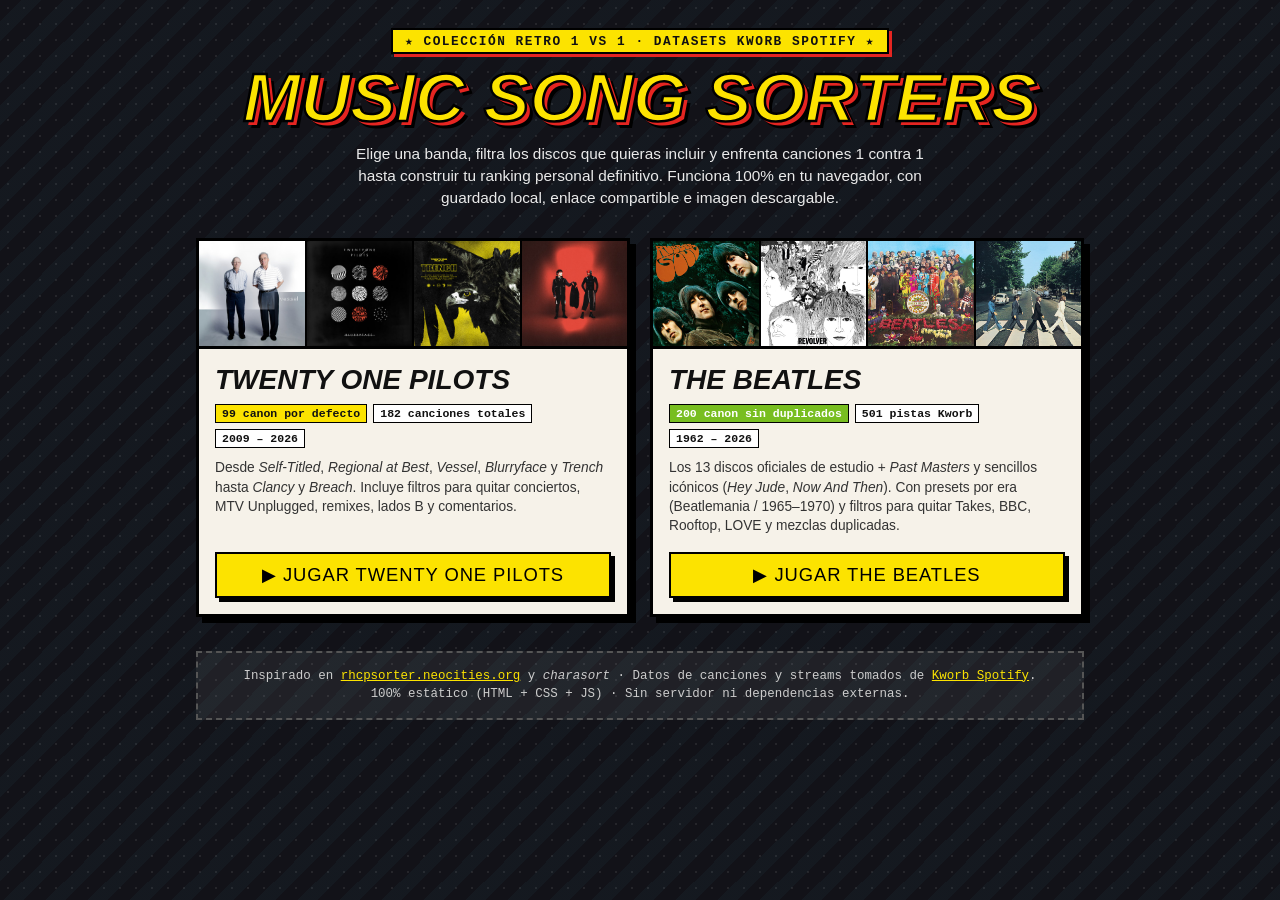
<file: index.html>
<!DOCTYPE html>
<html lang="es">
<head>
  <meta charset="utf-8">
  <meta name="viewport" content="width=device-width, initial-scale=1.0">
  <title>RETRO SONG SORTERS — DUELOS 1 VS 1</title>
  <meta name="description" content="Colección de Song Sorters estilo retro para enfrentar canciones 1 vs 1 y armar tu ranking personal.">
  <style>
    *, *::before, *::after { box-sizing: border-box; }
    :root {
      --bg: #121218;
      --paper: #f6f2e9;
      --ink: #111111;
      --yellow: #fce300;
      --red: #e52521;
      --green: #78be20;
      --cyan: #58c9dc;
      --font-display: 'Impact', 'Arial Black', 'Franklin Gothic Heavy', sans-serif;
      --font-body: 'Trebuchet MS', 'Verdana', 'Tahoma', sans-serif;
      --font-mono: 'Courier New', 'Lucida Console', monospace;
    }
    html, body { margin: 0; padding: 0; min-height: 100vh; }
    body {
      background-color: var(--bg);
      background-image:
        radial-gradient(rgba(255, 255, 255, 0.08) 1px, transparent 1px),
        repeating-linear-gradient(
          -45deg,
          rgba(88, 201, 220, 0.04) 0px,
          rgba(88, 201, 220, 0.04) 14px,
          transparent 14px,
          transparent 30px
        );
      background-size: 16px 16px, 42px 42px;
      color: var(--ink);
      font-family: var(--font-body);
    }
    .wrapper {
      max-width: 920px;
      margin: 0 auto;
      padding: 28px 16px 56px;
      text-align: center;
    }
    .badge {
      display: inline-block;
      background: var(--yellow);
      color: var(--ink);
      border: 2px solid #000;
      box-shadow: 3px 3px 0 var(--red);
      font-family: var(--font-mono);
      font-size: 0.8rem;
      font-weight: bold;
      letter-spacing: 0.12em;
      padding: 3px 12px;
      margin-bottom: 10px;
    }
    h1 {
      margin: 0;
      font-family: var(--font-display);
      font-style: italic;
      font-size: clamp(2.4rem, 7vw, 4.3rem);
      line-height: 1;
      color: var(--yellow);
      -webkit-text-stroke: 2.5px #000;
      text-shadow: 4px 4px 0 var(--red), 7px 7px 0 #000;
    }
    .subtitle {
      margin: 10px auto 28px;
      max-width: 600px;
      color: #eaeaea;
      font-size: 0.96rem;
      line-height: 1.45;
    }
    .grid {
      display: grid;
      grid-template-columns: repeat(auto-fit, minmax(290px, 1fr));
      gap: 20px;
      text-align: left;
    }
    .band-card {
      background: var(--paper);
      border: 3px solid #000;
      box-shadow: 6px 6px 0 #000;
      display: flex;
      flex-direction: column;
      overflow: hidden;
      transition: transform 100ms ease, box-shadow 100ms ease;
    }
    .band-card:hover {
      transform: translate(-3px, -3px);
      box-shadow: 9px 9px 0 var(--yellow);
    }
    .band-card.top:hover { box-shadow: 9px 9px 0 var(--red); }
    .band-card.beatles:hover { box-shadow: 9px 9px 0 var(--green); }

    .cover-strip {
      display: grid;
      grid-template-columns: repeat(4, 1fr);
      border-bottom: 3px solid #000;
      background: #000;
      gap: 2px;
    }
    .cover-strip img {
      width: 100%;
      aspect-ratio: 1 / 1;
      object-fit: cover;
      display: block;
    }
    .card-body {
      padding: 16px;
      display: flex;
      flex-direction: column;
      flex: 1;
      gap: 10px;
    }
    .band-name {
      margin: 0;
      font-family: var(--font-display);
      font-style: italic;
      font-size: 1.75rem;
      line-height: 1.05;
      color: var(--ink);
    }
    .meta-tags {
      display: flex;
      flex-wrap: wrap;
      gap: 6px;
      font-family: var(--font-mono);
      font-size: 0.72rem;
      font-weight: bold;
    }
    .tag {
      background: #ffffff;
      border: 1.5px solid #000;
      padding: 2px 6px;
    }
    .tag.accent-top { background: var(--yellow); }
    .tag.accent-beatles { background: var(--green); color: #fff; }
    .desc {
      margin: 0;
      font-size: 0.86rem;
      color: #333;
      line-height: 1.4;
      flex: 1;
    }
    .play-btn {
      display: block;
      text-align: center;
      text-decoration: none;
      background: var(--yellow);
      color: #000;
      border: 2px solid #000;
      box-shadow: 4px 4px 0 #000;
      font-family: var(--font-display);
      font-size: 1.15rem;
      letter-spacing: 0.05em;
      padding: 10px 14px;
      margin-top: 6px;
      transition: transform 80ms ease, background-color 100ms ease;
    }
    .band-card.top .play-btn:hover { background: var(--red); color: #fff; }
    .band-card.beatles .play-btn:hover { background: var(--green); color: #fff; }
    .play-btn:active { transform: translate(2px, 2px); box-shadow: 2px 2px 0 #000; }

    footer {
      margin-top: 34px;
      padding: 14px 18px;
      background: rgba(255, 255, 255, 0.06);
      border: 2px dashed #555;
      color: #cccccc;
      font-family: var(--font-mono);
      font-size: 0.78rem;
      line-height: 1.5;
    }
    footer a { color: var(--yellow); }
  </style>
</head>
<body>
  <div class="wrapper">
    <div class="badge">★ COLECCIÓN RETRO 1 VS 1 · DATASETS KWORB SPOTIFY ★</div>
    <h1>MUSIC SONG SORTERS</h1>
    <p class="subtitle">
      Elige una banda, filtra los discos que quieras incluir y enfrenta canciones 1 contra 1 hasta construir tu ranking personal definitivo. Funciona 100% en tu navegador, con guardado local, enlace compartible e imagen descargable.
    </p>

    <section class="grid" aria-label="Bandas disponibles">
      <!-- Twenty One Pilots -->
      <article class="band-card top">
        <div class="cover-strip">
          <img src="TwentyOnePilotsSorter/assets/covers/vessel.jpg" alt="Vessel">
          <img src="TwentyOnePilotsSorter/assets/covers/blurryface.jpg" alt="Blurryface">
          <img src="TwentyOnePilotsSorter/assets/covers/trench.jpg" alt="Trench">
          <img src="TwentyOnePilotsSorter/assets/covers/breach.jpg" alt="Breach">
        </div>
        <div class="card-body">
          <h2 class="band-name">TWENTY ONE PILOTS</h2>
          <div class="meta-tags">
            <span class="tag accent-top">99 canon por defecto</span>
            <span class="tag">182 canciones totales</span>
            <span class="tag">2009 – 2026</span>
          </div>
          <p class="desc">
            Desde <em>Self-Titled</em>, <em>Regional at Best</em>, <em>Vessel</em>, <em>Blurryface</em> y <em>Trench</em> hasta <em>Clancy</em> y <em>Breach</em>. Incluye filtros para quitar conciertos, MTV Unplugged, remixes, lados B y comentarios.
          </p>
          <a class="play-btn" href="TwentyOnePilotsSorter/index.html">▶ JUGAR TWENTY ONE PILOTS</a>
        </div>
      </article>

      <!-- The Beatles -->
      <article class="band-card beatles">
        <div class="cover-strip">
          <img src="TheBeatlesSorter/assets/covers/rubber_soul.jpg" alt="Rubber Soul">
          <img src="TheBeatlesSorter/assets/covers/revolver.jpg" alt="Revolver">
          <img src="TheBeatlesSorter/assets/covers/sgt_pepper.jpg" alt="Sgt. Pepper's">
          <img src="TheBeatlesSorter/assets/covers/abbey_road.jpg" alt="Abbey Road">
        </div>
        <div class="card-body">
          <h2 class="band-name">THE BEATLES</h2>
          <div class="meta-tags">
            <span class="tag accent-beatles">200 canon sin duplicados</span>
            <span class="tag">501 pistas Kworb</span>
            <span class="tag">1962 – 2026</span>
          </div>
          <p class="desc">
            Los 13 discos oficiales de estudio + <em>Past Masters</em> y sencillos icónicos (<em>Hey Jude</em>, <em>Now And Then</em>). Con presets por era (Beatlemania / 1965–1970) y filtros para quitar Takes, BBC, Rooftop, LOVE y mezclas duplicadas.
          </p>
          <a class="play-btn" href="TheBeatlesSorter/index.html">▶ JUGAR THE BEATLES</a>
        </div>
      </article>
    </section>

    <footer>
      Inspirado en <a href="https://rhcpsorter.neocities.org/" target="_blank" rel="noopener noreferrer">rhcpsorter.neocities.org</a> y <em>charasort</em> · Datos de canciones y streams tomados de <a href="https://kworb.net/" target="_blank" rel="noopener noreferrer">Kworb Spotify</a>.<br>
      100% estático (HTML + CSS + JS) · Sin servidor ni dependencias externas.
    </footer>
  </div>
</body>
</html>
</file>
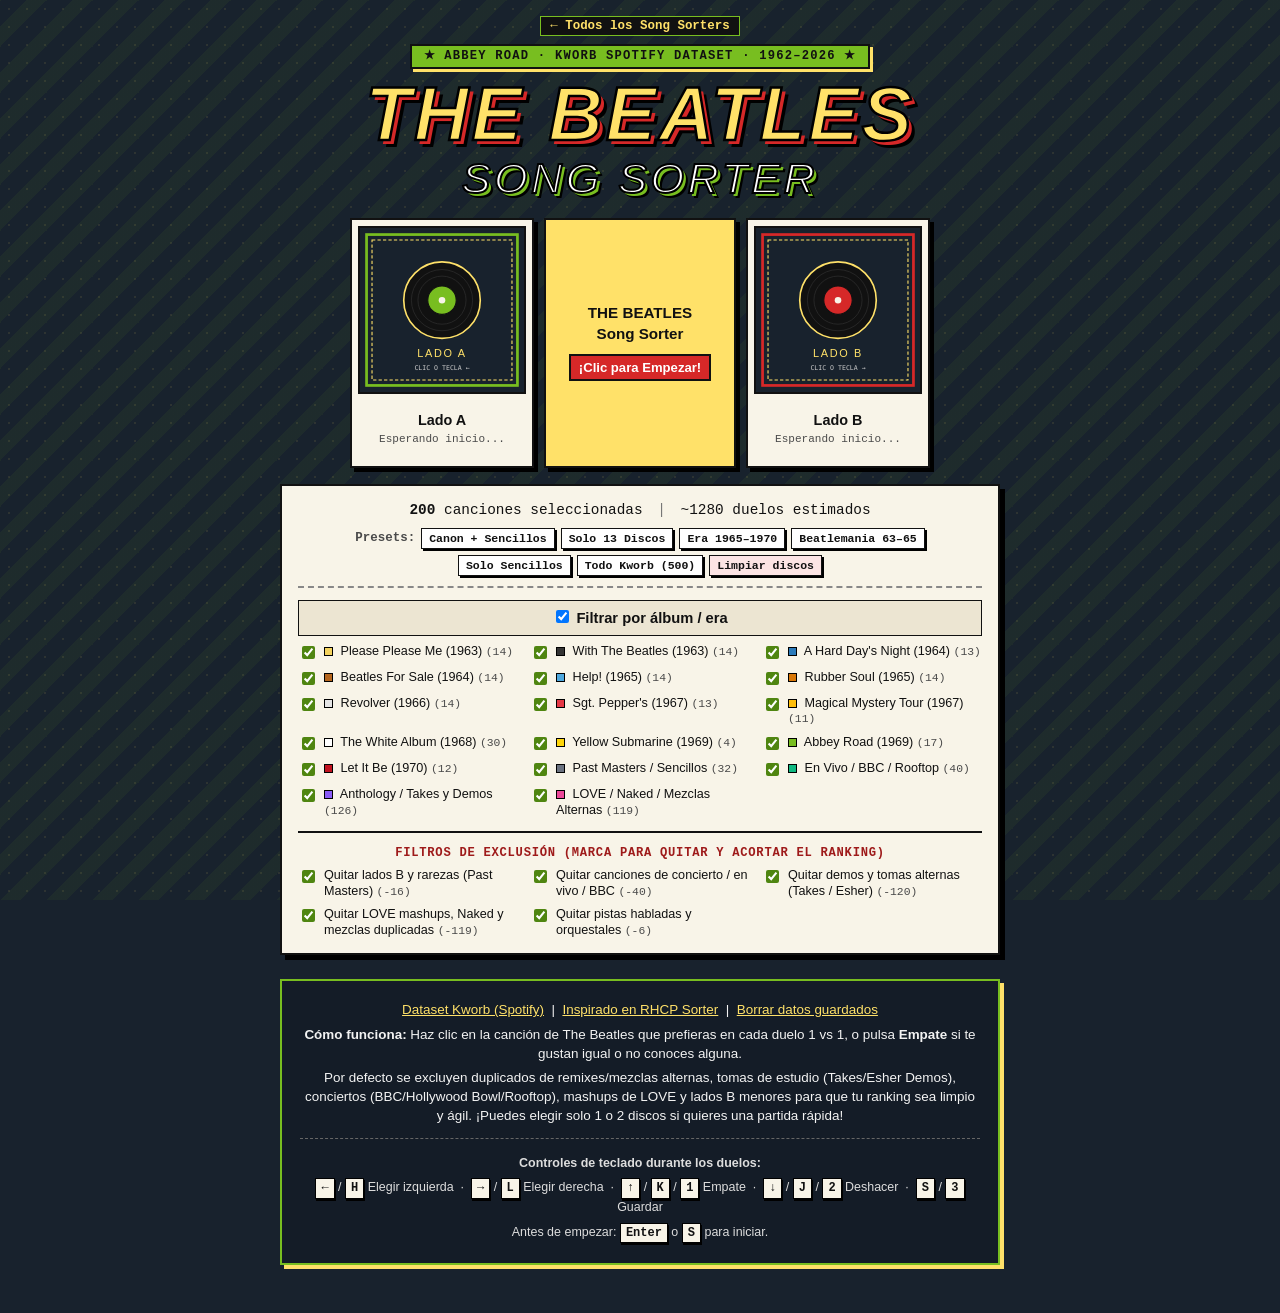
<file: TheBeatlesSorter/index.html>
<!DOCTYPE html>
<html lang="es">
<head>
  <meta charset="utf-8">
  <meta name="viewport" content="width=device-width, initial-scale=1.0">
  <title>THE BEATLES — SONG SORTER</title>
  <meta name="description" content="Duelos 1 vs 1 con todas las canciones de The Beatles para armar tu ranking personal.">
  <link rel="icon" type="image/svg+xml" href="assets/default-left.svg">
  <link rel="stylesheet" href="src/css/styles.css">
</head>
<body>
  <div class="page-wrapper">
    <header class="site-header">
      <nav style="margin-bottom:8px;font-family:'Courier New',monospace;font-size:0.78rem;">
        <a href="../index.html" style="color:#ffe169;font-weight:bold;text-decoration:none;background:#111;border:1.5px solid #78be20;padding:2px 9px;">← Todos los Song Sorters</a>
      </nav>
      <div class="era-badge" aria-hidden="true">★ ABBEY ROAD · KWORB SPOTIFY DATASET · 1962–2026 ★</div>
      <h1 class="title-main">THE BEATLES</h1>
      <p class="title-sub">SONG SORTER</p>
    </header>

    <main class="container">
      <!-- Retro Progress Bar -->
      <section class="progress" aria-label="Progreso del ranking">
        <div class="progress-header">
          <span class="progressbattle">Duelo N.º 1</span>
          <span class="progress-eta"></span>
        </div>
        <div class="progressbar" role="progressbar" aria-valuemin="0" aria-valuemax="100" aria-valuenow="0">
          <div class="progressfill"></div>
          <span class="progresstext">0%</span>
        </div>
      </section>

      <!-- Classic 3-Column Retro Sorter Grid -->
      <section class="sorter" aria-label="Arena de duelos 1 contra 1">
        <!-- Left Song Card -->
        <button type="button" class="left sort card" id="btn-left" aria-label="Elegir canción de la izquierda">
          <div class="cover-frame">
            <img src="assets/default-left.svg" alt="Portada opción izquierda" class="left sort image" width="180" height="180">
          </div>
          <div class="left sort text">
            <p class="song-title">Lado A</p>
            <span class="song-album">Esperando inicio...</span>
          </div>
        </button>

        <!-- Center Control Column -->
        <div class="center-controls">
          <!-- Pre-start Buttons -->
          <button type="button" class="starting start button" id="btn-start">
            <strong>THE BEATLES</strong>
            <span>Song Sorter</span>
            <em class="start-cta">¡Clic para Empezar!</em>
          </button>
          <button type="button" class="starting load button" id="btn-load">
            Cargar <span id="load-type-label">Progreso</span>
          </button>

          <!-- Sorting Buttons -->
          <button type="button" class="sorting tie button" id="btn-tie" title="Atajo: ↑, K o 1">
            Empate
          </button>
          <button type="button" class="sorting undo button" id="btn-undo" title="Atajo: ↓, J o 2">
            Deshacer
          </button>
          <button type="button" class="sorting save button" id="btn-save" title="Atajo: S o 3">
            Guardar Progreso
          </button>
          <button type="button" class="sorting quit button" id="btn-quit" title="Volver a los filtros">
            Cambiar Filtros
          </button>

          <!-- Finished Buttons -->
          <button type="button" class="finished save button" id="btn-share-url">
            Generar URL
          </button>
          <button type="button" class="finished getimg button" id="btn-gen-img">
            Descargar Imagen
          </button>
          <button type="button" class="finished list button" id="btn-text-list">
            Lista de Texto
          </button>
          <button type="button" class="finished restart button" id="btn-restart">
            Nuevo Ranking
          </button>
        </div>

        <!-- Right Song Card -->
        <button type="button" class="right sort card" id="btn-right" aria-label="Elegir canción de la derecha">
          <div class="cover-frame">
            <img src="assets/default-right.svg" alt="Portada opción derecha" class="right sort image" width="180" height="180">
          </div>
          <div class="right sort text">
            <p class="song-title">Lado B</p>
            <span class="song-album">Esperando inicio...</span>
          </div>
        </button>
      </section>

      <!-- Live Selection Counter & Presets (visible before starting) -->
      <section class="filter-panel" id="filter-panel" aria-label="Filtros de álbumes y categorías">
        <div class="selection-summary">
          <div class="selection-counts">
            <span id="selected-count-badge"><strong>200</strong> canciones seleccionadas</span>
            <span class="sep">|</span>
            <span id="estimated-duels-badge">~1200 duelos estimados</span>
          </div>
          <div class="preset-bar" role="group" aria-label="Preajustes rápidos">
            <span class="preset-label">Presets:</span>
            <button type="button" class="preset-btn" data-preset="canon">Canon + Sencillos</button>
            <button type="button" class="preset-btn" data-preset="studio-only">Solo 13 Discos</button>
            <button type="button" class="preset-btn" data-preset="late-era">Era 1965–1970</button>
            <button type="button" class="preset-btn" data-preset="early-era">Beatlemania 63–65</button>
            <button type="button" class="preset-btn" data-preset="singles-only">Solo Sencillos</button>
            <button type="button" class="preset-btn" data-preset="all-kworb">Todo Kworb (500)</button>
            <button type="button" class="preset-btn preset-clear" data-preset="none">Limpiar discos</button>
          </div>
          <p class="filter-warning" id="filter-warning" hidden></p>
        </div>

        <!-- Classic Retro Checkbox Grid -->
        <div class="options" id="options-grid"></div>
      </section>

      <!-- Results Controls & Ranked Table -->
      <section class="results-section" id="results-section" hidden aria-label="Ranking final">
        <div class="time taken" id="time-taken"></div>

        <div class="result-toolbar">
          <label class="image-selector-label">
            Mostrar portadas en el resultado:
            <select id="image-count-select">
              <option value="0">Ninguna (0)</option>
              <option value="3">Top 3</option>
              <option value="5">Top 5</option>
              <option value="10" selected>Top 10</option>
              <option value="20">Top 20</option>
              <option value="999">Todas</option>
            </select>
          </label>
          <label class="streams-toggle-label">
            <input type="checkbox" id="toggle-streams" checked>
            Mostrar streams de Spotify (Kworb)
          </label>
        </div>

        <div class="results" id="results-table"></div>
      </section>

      <!-- Retro Info / Controls Footer -->
      <footer class="info">
        <p class="info-links">
          <a href="https://kworb.net/spotify/artist/3WrFJ7ztbogyGnTHbHJFl2_songs.html" target="_blank" rel="noopener noreferrer">Dataset Kworb (Spotify)</a>
          &nbsp;|&nbsp;
          <a href="https://rhcpsorter.neocities.org/" target="_blank" rel="noopener noreferrer">Inspirado en RHCP Sorter</a>
          &nbsp;|&nbsp;
          <button type="button" class="link-btn clearsave" id="btn-clear-save">Borrar datos guardados</button>
        </p>

        <p class="info-intro"><strong>Cómo funciona:</strong> Haz clic en la canción de The Beatles que prefieras en cada duelo 1 vs 1, o pulsa <strong>Empate</strong> si te gustan igual o no conoces alguna.</p>
        <p>Por defecto se excluyen duplicados de remixes/mezclas alternas, tomas de estudio (Takes/Esher Demos), conciertos (BBC/Hollywood Bowl/Rooftop), mashups de LOVE y lados B menores para que tu ranking sea limpio y ágil. ¡Puedes elegir solo 1 o 2 discos si quieres una partida rápida!</p>

        <div class="keyboard-box">
          <p><strong>Controles de teclado durante los duelos:</strong></p>
          <p>
            <kbd>←</kbd> / <kbd>H</kbd> Elegir izquierda &nbsp;·&nbsp;
            <kbd>→</kbd> / <kbd>L</kbd> Elegir derecha &nbsp;·&nbsp;
            <kbd>↑</kbd> / <kbd>K</kbd> / <kbd>1</kbd> Empate &nbsp;·&nbsp;
            <kbd>↓</kbd> / <kbd>J</kbd> / <kbd>2</kbd> Deshacer &nbsp;·&nbsp;
            <kbd>S</kbd> / <kbd>3</kbd> Guardar
          </p>
          <p>Antes de empezar: <kbd>Enter</kbd> o <kbd>S</kbd> para iniciar.</p>
        </div>
      </footer>
    </main>
  </div>

  <!-- Native Modal Dialog for Text List & Share URL -->
  <dialog id="retro-dialog" class="retro-dialog">
    <div class="dialog-header">
      <h2 id="dialog-title">Lista de Texto</h2>
      <button type="button" class="dialog-close" id="dialog-close" aria-label="Cerrar">✕</button>
    </div>
    <div class="dialog-body">
      <p id="dialog-desc" class="dialog-desc"></p>
      <textarea id="dialog-textarea" readonly rows="14"></textarea>
    </div>
    <div class="dialog-footer">
      <button type="button" class="dialog-btn primary" id="dialog-copy">Copiar al portapapeles</button>
      <button type="button" class="dialog-btn" id="dialog-ok">Cerrar</button>
    </div>
  </dialog>

  <!-- Toast Notification -->
  <div id="toast" class="toast" role="status" aria-live="polite" hidden></div>

  <script src="src/js/data.js"></script>
  <script src="src/js/main.js"></script>
</body>
</html>
</file>
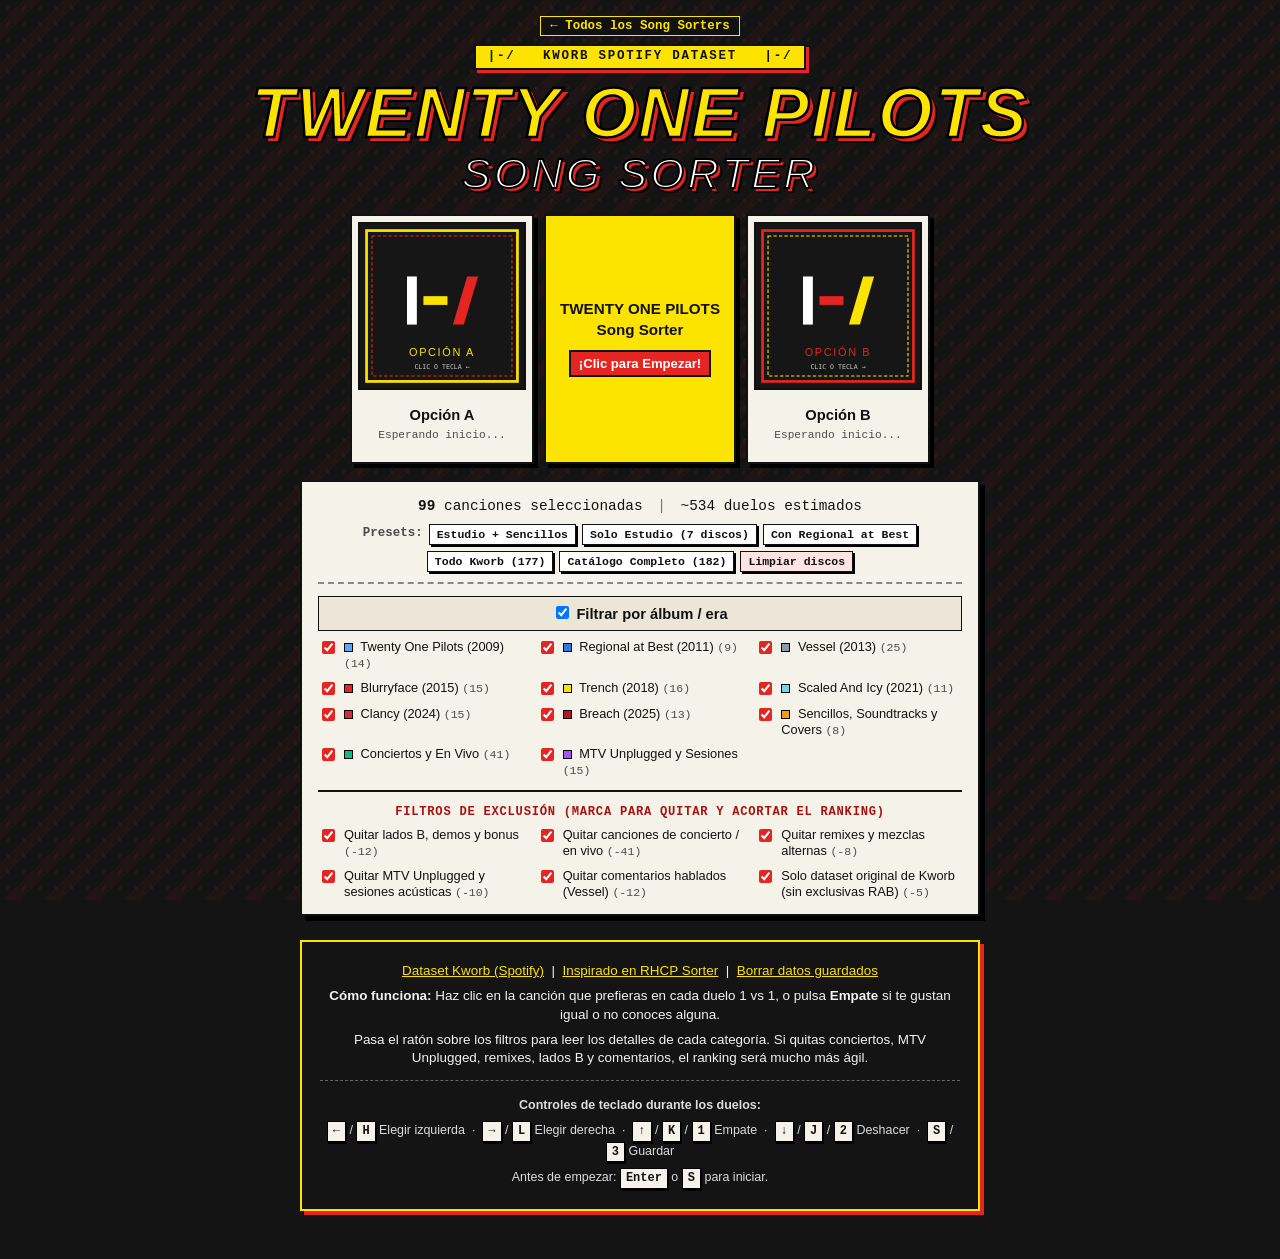
<file: TwentyOnePilotsSorter/index.html>
<!DOCTYPE html>
<html lang="es">
<head>
  <meta charset="utf-8">
  <meta name="viewport" content="width=device-width, initial-scale=1.0">
  <title>TWENTY ONE PILOTS — SONG SORTER</title>
  <meta name="description" content="Duelos 1 vs 1 con todas las canciones de Twenty One Pilots para armar tu ranking personal.">
  <link rel="icon" type="image/svg+xml" href="assets/default-left.svg">
  <link rel="stylesheet" href="src/css/styles.css">
</head>
<body>
  <div class="page-wrapper">
    <header class="site-header">
      <nav style="margin-bottom:8px;font-family:'Courier New',monospace;font-size:0.78rem;">
        <a href="../index.html" style="color:#fce300;font-weight:bold;text-decoration:none;background:#111;border:1.5px solid #fce300;padding:2px 9px;">← Todos los Song Sorters</a>
      </nav>
      <div class="clique-badge" aria-hidden="true">|-/ &nbsp; KWORB SPOTIFY DATASET &nbsp; |-/</div>
      <h1 class="title-main">TWENTY ONE PILOTS</h1>
      <p class="title-sub">SONG SORTER</p>
    </header>

    <main class="container">
      <!-- Retro Progress Bar -->
      <section class="progress" aria-label="Progreso del ranking">
        <div class="progress-header">
          <span class="progressbattle">Duelo N.º 1</span>
          <span class="progress-eta"></span>
        </div>
        <div class="progressbar" role="progressbar" aria-valuemin="0" aria-valuemax="100" aria-valuenow="0">
          <div class="progressfill"></div>
          <span class="progresstext">0%</span>
        </div>
      </section>

      <!-- Classic 3-Column Retro Sorter Grid -->
      <section class="sorter" aria-label="Arena de duelos 1 contra 1">
        <!-- Left Song Card -->
        <button type="button" class="left sort card" id="btn-left" aria-label="Elegir canción de la izquierda">
          <div class="cover-frame">
            <img src="assets/default-left.svg" alt="Portada opción izquierda" class="left sort image" width="180" height="180">
          </div>
          <div class="left sort text">
            <p class="song-title">Opción A</p>
            <span class="song-album">Esperando inicio...</span>
          </div>
        </button>

        <!-- Center Control Column -->
        <div class="center-controls">
          <!-- Pre-start Buttons -->
          <button type="button" class="starting start button" id="btn-start">
            <strong>TWENTY ONE PILOTS</strong>
            <span>Song Sorter</span>
            <em class="start-cta">¡Clic para Empezar!</em>
          </button>
          <button type="button" class="starting load button" id="btn-load">
            Cargar <span id="load-type-label">Progreso</span>
          </button>

          <!-- Sorting Buttons -->
          <button type="button" class="sorting tie button" id="btn-tie" title="Atajo: ↑, K o 1">
            Empate
          </button>
          <button type="button" class="sorting undo button" id="btn-undo" title="Atajo: ↓, J o 2">
            Deshacer
          </button>
          <button type="button" class="sorting save button" id="btn-save" title="Atajo: S o 3">
            Guardar Progreso
          </button>
          <button type="button" class="sorting quit button" id="btn-quit" title="Volver a los filtros">
            Cambiar Filtros
          </button>

          <!-- Finished Buttons -->
          <button type="button" class="finished save button" id="btn-share-url">
            Generar URL
          </button>
          <button type="button" class="finished getimg button" id="btn-gen-img">
            Descargar Imagen
          </button>
          <button type="button" class="finished list button" id="btn-text-list">
            Lista de Texto
          </button>
          <button type="button" class="finished restart button" id="btn-restart">
            Nuevo Ranking
          </button>
        </div>

        <!-- Right Song Card -->
        <button type="button" class="right sort card" id="btn-right" aria-label="Elegir canción de la derecha">
          <div class="cover-frame">
            <img src="assets/default-right.svg" alt="Portada opción derecha" class="right sort image" width="180" height="180">
          </div>
          <div class="right sort text">
            <p class="song-title">Opción B</p>
            <span class="song-album">Esperando inicio...</span>
          </div>
        </button>
      </section>

      <!-- Live Selection Counter & Presets (visible before starting) -->
      <section class="filter-panel" id="filter-panel" aria-label="Filtros de álbumes y categorías">
        <div class="selection-summary">
          <div class="selection-counts">
            <span id="selected-count-badge"><strong>99</strong> canciones seleccionadas</span>
            <span class="sep">|</span>
            <span id="estimated-duels-badge">~565 duelos estimados</span>
          </div>
          <div class="preset-bar" role="group" aria-label="Preajustes rápidos">
            <span class="preset-label">Presets:</span>
            <button type="button" class="preset-btn" data-preset="studio-singles">Estudio + Sencillos</button>
            <button type="button" class="preset-btn" data-preset="studio-only">Solo Estudio (7 discos)</button>
            <button type="button" class="preset-btn" data-preset="with-rab">Con Regional at Best</button>
            <button type="button" class="preset-btn" data-preset="all-kworb">Todo Kworb (177)</button>
            <button type="button" class="preset-btn" data-preset="all-catalog">Catálogo Completo (182)</button>
            <button type="button" class="preset-btn preset-clear" data-preset="none">Limpiar discos</button>
          </div>
          <p class="filter-warning" id="filter-warning" hidden></p>
        </div>

        <!-- Classic Retro Checkbox Grid -->
        <div class="options" id="options-grid"></div>
      </section>

      <!-- Results Controls & Ranked Table -->
      <section class="results-section" id="results-section" hidden aria-label="Ranking final">
        <div class="time taken" id="time-taken"></div>

        <div class="result-toolbar">
          <label class="image-selector-label">
            Mostrar portadas en el resultado:
            <select id="image-count-select">
              <option value="0">Ninguna (0)</option>
              <option value="3">Top 3</option>
              <option value="5">Top 5</option>
              <option value="10" selected>Top 10</option>
              <option value="20">Top 20</option>
              <option value="999">Todas</option>
            </select>
          </label>
          <label class="streams-toggle-label">
            <input type="checkbox" id="toggle-streams" checked>
            Mostrar streams de Spotify (Kworb)
          </label>
        </div>

        <div class="results" id="results-table"></div>
      </section>

      <!-- Retro Info / Controls Footer -->
      <footer class="info">
        <p class="info-links">
          <a href="https://kworb.net/spotify/artist/3YQKmKGau1PzlVlkL1iodx_songs.html" target="_blank" rel="noopener noreferrer">Dataset Kworb (Spotify)</a>
          &nbsp;|&nbsp;
          <a href="https://rhcpsorter.neocities.org/" target="_blank" rel="noopener noreferrer">Inspirado en RHCP Sorter</a>
          &nbsp;|&nbsp;
          <button type="button" class="link-btn clearsave" id="btn-clear-save">Borrar datos guardados</button>
        </p>

        <p class="info-intro"><strong>Cómo funciona:</strong> Haz clic en la canción que prefieras en cada duelo 1 vs 1, o pulsa <strong>Empate</strong> si te gustan igual o no conoces alguna.</p>
        <p>Pasa el ratón sobre los filtros para leer los detalles de cada categoría. Si quitas conciertos, MTV Unplugged, remixes, lados B y comentarios, el ranking será mucho más ágil.</p>

        <div class="keyboard-box">
          <p><strong>Controles de teclado durante los duelos:</strong></p>
          <p>
            <kbd>←</kbd> / <kbd>H</kbd> Elegir izquierda &nbsp;·&nbsp;
            <kbd>→</kbd> / <kbd>L</kbd> Elegir derecha &nbsp;·&nbsp;
            <kbd>↑</kbd> / <kbd>K</kbd> / <kbd>1</kbd> Empate &nbsp;·&nbsp;
            <kbd>↓</kbd> / <kbd>J</kbd> / <kbd>2</kbd> Deshacer &nbsp;·&nbsp;
            <kbd>S</kbd> / <kbd>3</kbd> Guardar
          </p>
          <p>Antes de empezar: <kbd>Enter</kbd> o <kbd>S</kbd> para iniciar.</p>
        </div>
      </footer>
    </main>
  </div>

  <!-- Native Modal Dialog for Text List & Share URL -->
  <dialog id="retro-dialog" class="retro-dialog">
    <div class="dialog-header">
      <h2 id="dialog-title">Lista de Texto</h2>
      <button type="button" class="dialog-close" id="dialog-close" aria-label="Cerrar">✕</button>
    </div>
    <div class="dialog-body">
      <p id="dialog-desc" class="dialog-desc"></p>
      <textarea id="dialog-textarea" readonly rows="14"></textarea>
    </div>
    <div class="dialog-footer">
      <button type="button" class="dialog-btn primary" id="dialog-copy">Copiar al portapapeles</button>
      <button type="button" class="dialog-btn" id="dialog-ok">Cerrar</button>
    </div>
  </dialog>

  <!-- Toast Notification -->
  <div id="toast" class="toast" role="status" aria-live="polite" hidden></div>

  <script src="src/js/data.js"></script>
  <script src="src/js/main.js"></script>
</body>
</html>
</file>
<file: TheBeatlesSorter/src/css/styles.css>
/* ==========================================================================
   THE BEATLES — RETRO SONG SORTER
   Estilo clásico inspirado en rhcpsorter.neocities.org / charasort
   Paleta Beatles: Apple Green (#78BE20), Abbey Road Cream (#F8F4E8),
   Yellow Submarine (#FFE169), Sgt. Pepper Crimson (#D62828), Midnight Vinyl (#18222D)
   ========================================================================== */

*, *::before, *::after {
  box-sizing: border-box;
}

:root {
  --bg-dark: #18222d;
  --bg-card: #f8f4e8;
  --bg-panel: #ece5d2;
  --ink: #111111;
  --ink-muted: #4a4a4a;
  --beatles-green: #78be20;
  --beatles-green-dark: #4f8510;
  --beatles-yellow: #ffe169;
  --beatles-red: #d62828;
  --beatles-red-dark: #9e1a1a;
  --beatles-blue: #2b7bbb;
  --border: #111111;
  --font-display: 'Impact', 'Arial Black', 'Franklin Gothic Heavy', sans-serif;
  --font-body: 'Trebuchet MS', 'Verdana', 'Tahoma', sans-serif;
  --font-mono: 'Courier New', 'Lucida Console', monospace;
}

html, body {
  margin: 0;
  padding: 0;
  min-height: 100vh;
}

body {
  background-color: var(--bg-dark);
  /* Classic 60s British pop-art / Abbey Road crosswalk retro texture */
  background-image:
    radial-gradient(rgba(255, 225, 105, 0.09) 1.5px, transparent 1.5px),
    repeating-linear-gradient(
      -45deg,
      rgba(120, 190, 32, 0.06) 0px,
      rgba(120, 190, 32, 0.06) 14px,
      transparent 14px,
      transparent 32px
    );
  background-size: 18px 18px, 46px 46px;
  background-attachment: fixed;
  color: var(--ink);
  font-family: var(--font-body);
  line-height: 1.4;
}

.page-wrapper {
  max-width: 960px;
  margin: 0 auto;
  padding: 18px 14px 48px;
}

/* --- Retro Header --- */
.site-header {
  text-align: center;
  margin-bottom: 18px;
  user-select: none;
}

.era-badge {
  display: inline-block;
  background: var(--beatles-green);
  color: var(--ink);
  border: 2px solid var(--border);
  box-shadow: 3px 3px 0 var(--beatles-yellow);
  font-family: var(--font-mono);
  font-size: 0.76rem;
  font-weight: bold;
  letter-spacing: 0.1em;
  padding: 2px 12px;
  margin-bottom: 8px;
}

.title-main {
  margin: 0;
  font-family: var(--font-display);
  font-style: italic;
  font-size: clamp(2.6rem, 7.5vw, 4.7rem);
  line-height: 1;
  letter-spacing: 0.04em;
  color: var(--beatles-yellow);
  -webkit-text-stroke: 2.5px #000000;
  text-shadow:
    4px 4px 0 var(--beatles-red),
    7px 7px 0 #000000;
}

.title-sub {
  margin: 4px 0 0;
  font-family: var(--font-display);
  font-style: italic;
  font-size: clamp(1.5rem, 4.5vw, 2.7rem);
  line-height: 1;
  letter-spacing: 0.08em;
  color: #ffffff;
  -webkit-text-stroke: 2px #000000;
  text-shadow:
    3px 3px 0 var(--beatles-green),
    5px 5px 0 #000000;
}

/* --- Main Container --- */
.container {
  display: flex;
  flex-direction: column;
  align-items: center;
  gap: 16px;
}

/* --- Classic Retro Progress Bar --- */
.progress {
  width: 100%;
  max-width: 580px;
  display: none;
  background: var(--bg-card);
  border: 2px solid var(--border);
  box-shadow: 4px 4px 0 #000000;
  padding: 8px 12px 10px;
}

.progress.visible {
  display: block;
}

.progress-header {
  display: flex;
  justify-content: space-between;
  align-items: baseline;
  font-family: var(--font-mono);
  font-size: 0.85rem;
  font-weight: bold;
  margin-bottom: 5px;
}

.progress-eta {
  font-size: 0.78rem;
  color: var(--ink-muted);
}

.progressbar {
  position: relative;
  width: 100%;
  height: 24px;
  border: 2px solid var(--border);
  background: #ffffff;
  padding: 2px;
  overflow: hidden;
}

.progressfill {
  height: 100%;
  width: 0%;
  background: repeating-linear-gradient(
    -45deg,
    var(--beatles-yellow),
    var(--beatles-yellow) 10px,
    #f2cb3b 10px,
    #f2cb3b 20px
  );
  transition: width 120ms linear;
}

.progressbar.completed .progressfill {
  background: repeating-linear-gradient(
    -45deg,
    var(--beatles-green),
    var(--beatles-green) 10px,
    #63a615 10px,
    #63a615 20px
  );
}

.progresstext {
  position: absolute;
  inset: 0;
  display: flex;
  align-items: center;
  justify-content: center;
  font-family: var(--font-mono);
  font-size: 0.8rem;
  font-weight: bold;
  color: var(--ink);
  text-shadow: 0 0 3px #ffffff, 0 0 3px #ffffff;
}

/* --- Classic 3-Column Retro Sorter Grid --- */
.sorter {
  width: 100%;
  max-width: 580px;
  display: grid;
  grid-template-columns: 184px 1fr 184px;
  gap: 10px;
  align-items: stretch;
}

.sort.card {
  appearance: none;
  background: var(--bg-card);
  border: 2px solid var(--border);
  box-shadow: 4px 4px 0 #000000;
  padding: 6px;
  margin: 0;
  display: flex;
  flex-direction: column;
  align-items: center;
  cursor: pointer;
  color: var(--ink);
  font-family: inherit;
  transition: transform 80ms ease, box-shadow 80ms ease, background-color 100ms ease;
}

.sort.card:hover:not(:disabled) {
  background: #fffbe0;
  transform: translate(-2px, -2px);
  box-shadow: 6px 6px 0 var(--beatles-green);
}

.sort.card:active:not(:disabled) {
  transform: translate(2px, 2px);
  box-shadow: 2px 2px 0 #000000;
}

.sort.card:focus-visible {
  outline: 3px solid var(--beatles-yellow);
  outline-offset: 2px;
}

.sort.card:disabled {
  cursor: default;
  opacity: 0.92;
}

.cover-frame {
  width: 168px;
  height: 168px;
  border: 2px solid var(--border);
  background: #111111;
  overflow: hidden;
  flex-shrink: 0;
}

.sort.image {
  display: block;
  width: 100%;
  height: 100%;
  object-fit: cover;
}

.sort.text {
  width: 100%;
  min-height: 66px;
  display: flex;
  flex-direction: column;
  justify-content: center;
  align-items: center;
  text-align: center;
  padding: 6px 4px 2px;
}

.song-title {
  margin: 0;
  font-size: 0.9rem;
  font-weight: bold;
  line-height: 1.2;
  color: var(--ink);
  word-break: break-word;
}

.song-album {
  display: block;
  margin-top: 4px;
  font-family: var(--font-mono);
  font-size: 0.69rem;
  color: var(--ink-muted);
  line-height: 1.15;
}

/* Center Button Stack */
.center-controls {
  display: flex;
  flex-direction: column;
  gap: 8px;
  justify-content: stretch;
}

.button {
  appearance: none;
  flex: 1;
  background: var(--bg-card);
  border: 2px solid var(--border);
  box-shadow: 4px 4px 0 #000000;
  color: var(--ink);
  font-family: var(--font-body);
  font-size: 0.9rem;
  font-weight: bold;
  text-align: center;
  padding: 10px 8px;
  cursor: pointer;
  display: flex;
  flex-direction: column;
  align-items: center;
  justify-content: center;
  gap: 4px;
  transition: transform 80ms ease, box-shadow 80ms ease, background-color 100ms ease;
}

.button:hover:not(:disabled) {
  background: var(--beatles-yellow);
  transform: translate(-1px, -1px);
  box-shadow: 5px 5px 0 #000000;
}

.button:active:not(:disabled) {
  transform: translate(2px, 2px);
  box-shadow: 2px 2px 0 #000000;
}

.button:disabled {
  opacity: 0.5;
  cursor: not-allowed;
}

.starting.start.button {
  background: var(--beatles-yellow);
  font-size: 0.95rem;
}

.starting.start.button:hover {
  background: #ffeb85;
  box-shadow: 5px 5px 0 var(--beatles-green);
}

.starting.start.button .start-cta {
  display: inline-block;
  margin-top: 8px;
  background: var(--beatles-red);
  color: #ffffff;
  font-style: normal;
  font-size: 0.82rem;
  padding: 4px 8px;
  border: 2px solid var(--border);
}

.starting.load.button,
.sorting.button,
.finished.button {
  display: none;
}

.sorting.tie.button {
  background: #fff7c2;
}

.sorting.undo.button {
  background: #f0ece2;
}

.sorting.save.button {
  background: #e1f2e6;
}

.sorting.quit.button {
  flex: 0 0 auto;
  font-size: 0.76rem;
  padding: 6px;
  background: #f5d8d8;
}

.finished.getimg.button {
  background: var(--beatles-yellow);
}

.finished.restart.button {
  background: #f5d8d8;
}

/* --- Retro Options & Filters Panel --- */
.filter-panel {
  width: 100%;
  max-width: 720px;
  background: var(--bg-card);
  border: 2px solid var(--border);
  box-shadow: 5px 5px 0 #000000;
  padding: 14px 16px;
}

.selection-summary {
  border-bottom: 2px dashed #888888;
  padding-bottom: 10px;
  margin-bottom: 12px;
  text-align: center;
}

.selection-counts {
  font-family: var(--font-mono);
  font-size: 0.9rem;
  margin-bottom: 8px;
}

.selection-counts .sep {
  margin: 0 6px;
  color: #777777;
}

.preset-bar {
  display: flex;
  flex-wrap: wrap;
  justify-content: center;
  align-items: center;
  gap: 6px;
}

.preset-label {
  font-family: var(--font-mono);
  font-size: 0.78rem;
  font-weight: bold;
  color: var(--ink-muted);
}

.preset-btn {
  appearance: none;
  background: #ffffff;
  border: 1.5px solid var(--border);
  box-shadow: 2px 2px 0 #000000;
  font-family: var(--font-mono);
  font-size: 0.72rem;
  font-weight: bold;
  padding: 3px 7px;
  cursor: pointer;
  color: var(--ink);
}

.preset-btn:hover {
  background: var(--beatles-yellow);
}

.preset-btn.preset-clear {
  background: #fce4e4;
}

.preset-btn.preset-clear:hover {
  background: var(--beatles-red);
  color: #ffffff;
}

.filter-warning {
  margin: 8px 0 0;
  padding: 6px 10px;
  background: #fff3cd;
  border: 1.5px solid #b45309;
  color: #78350f;
  font-size: 0.78rem;
  font-weight: bold;
}

.options {
  display: grid;
  grid-template-columns: repeat(3, minmax(0, 1fr));
  gap: 8px 12px;
  text-align: left;
}

.options > .large.option,
.options > hr,
.options > .section-label {
  grid-column: 1 / -1;
}

.options > .large.option {
  text-align: center;
  font-size: 0.92rem;
  font-weight: bold;
  background: var(--bg-panel);
  border: 1.5px solid var(--border);
  padding: 6px 10px;
}

.options > hr {
  width: 100%;
  border: 0;
  border-top: 2px solid var(--border);
  margin: 4px 0;
}

.options > .section-label {
  font-family: var(--font-mono);
  font-size: 0.76rem;
  font-weight: bold;
  text-transform: uppercase;
  letter-spacing: 0.06em;
  color: var(--beatles-red-dark);
  text-align: center;
  margin-bottom: -2px;
}

.option-item {
  font-size: 0.79rem;
  display: flex;
  align-items: flex-start;
}

.option-item label {
  display: inline-flex;
  align-items: flex-start;
  gap: 6px;
  cursor: pointer;
  line-height: 1.25;
}

.option-item label:hover {
  color: var(--beatles-red-dark);
}

.option-item input[type="checkbox"] {
  margin-top: 2px;
  accent-color: var(--beatles-green-dark);
  flex-shrink: 0;
}

.option-item input[type="checkbox"]:disabled + .opt-text {
  opacity: 0.5;
}

.album-dot {
  display: inline-block;
  width: 9px;
  height: 9px;
  border: 1px solid #000;
  margin-right: 4px;
  vertical-align: middle;
  flex-shrink: 0;
}

.opt-count {
  font-family: var(--font-mono);
  font-size: 0.71rem;
  color: var(--ink-muted);
}

/* --- Results Section --- */
.results-section {
  width: 100%;
  max-width: 900px;
  display: flex;
  flex-direction: column;
  align-items: center;
  gap: 12px;
}

.results-section[hidden] {
  display: none;
}

.time.taken {
  width: 100%;
  max-width: 720px;
  background: var(--bg-card);
  border: 2px solid var(--border);
  box-shadow: 4px 4px 0 #000000;
  padding: 10px 14px;
  text-align: center;
  font-size: 0.85rem;
}

.result-toolbar {
  display: flex;
  flex-wrap: wrap;
  justify-content: center;
  align-items: center;
  gap: 14px;
  background: var(--bg-panel);
  border: 2px solid var(--border);
  box-shadow: 3px 3px 0 #000000;
  padding: 8px 14px;
  font-size: 0.84rem;
  font-weight: bold;
}

.result-toolbar select {
  font-family: var(--font-mono);
  font-weight: bold;
  border: 1.5px solid var(--border);
  background: #ffffff;
  padding: 3px 6px;
  margin-left: 4px;
}

.streams-toggle-label {
  display: inline-flex;
  align-items: center;
  gap: 5px;
  cursor: pointer;
}

.results {
  width: 100%;
}

.result-list {
  width: 100%;
  display: grid;
  grid-template-columns: repeat(auto-fill, minmax(260px, 1fr));
  gap: 8px;
}

.result-card {
  background: var(--bg-card);
  border: 2px solid var(--border);
  box-shadow: 3px 3px 0 #000000;
  display: grid;
  grid-template-columns: 46px 1fr;
  overflow: hidden;
}

.result-card.top-three {
  background: #fffbe0;
  box-shadow: 4px 4px 0 var(--beatles-green);
}

.result-card .res-rank {
  background: var(--ink);
  color: var(--beatles-yellow);
  font-family: var(--font-display);
  font-size: 1.1rem;
  display: flex;
  align-items: center;
  justify-content: center;
  border-right: 2px solid var(--border);
  padding: 4px;
}

.result-card.top-three .res-rank {
  background: var(--beatles-red);
  color: #ffffff;
  font-size: 1.3rem;
}

.result-card .res-body {
  padding: 6px 8px;
  display: flex;
  flex-direction: column;
  align-items: center;
  justify-content: center;
  text-align: center;
  gap: 4px;
}

.result-card.has-image .res-body {
  padding: 10px 8px 8px;
}

.result-card .res-cover {
  width: 120px;
  height: 120px;
  object-fit: cover;
  border: 2px solid var(--border);
  display: block;
}

.result-card .res-name {
  font-weight: bold;
  font-size: 0.88rem;
  line-height: 1.2;
}

.result-card .res-meta {
  font-family: var(--font-mono);
  font-size: 0.7rem;
  color: var(--ink-muted);
}

.result-card .res-streams {
  font-family: var(--font-mono);
  font-size: 0.68rem;
  background: #e9e4d5;
  border: 1px solid #999;
  padding: 1px 5px;
}

/* --- Retro Footer / Info --- */
.info {
  width: 100%;
  max-width: 720px;
  margin-top: 8px;
  background: rgba(20, 28, 38, 0.92);
  border: 2px solid var(--beatles-green);
  box-shadow: 4px 4px 0 var(--beatles-yellow);
  color: #f3f3f3;
  padding: 14px 18px;
  text-align: center;
  font-size: 0.84rem;
}

.info p {
  margin: 6px 0;
}

.info a,
.link-btn {
  color: var(--beatles-yellow);
  font-weight: bold;
  text-decoration: underline;
  background: none;
  border: none;
  font: inherit;
  cursor: pointer;
  padding: 0;
}

.info a:hover,
.link-btn:hover {
  color: var(--beatles-green);
}

.keyboard-box {
  margin-top: 12px;
  padding-top: 10px;
  border-top: 1px dashed #666666;
  font-size: 0.78rem;
  color: #dddddd;
}

kbd {
  display: inline-block;
  background: #f8f4e8;
  color: #111111;
  border: 1.5px solid #000000;
  box-shadow: 1px 2px 0 #000000;
  font-family: var(--font-mono);
  font-size: 0.75rem;
  font-weight: bold;
  padding: 1px 5px;
}

/* --- Retro Native Dialog --- */
.retro-dialog {
  width: min(92vw, 520px);
  padding: 0;
  border: 3px solid var(--border);
  box-shadow: 8px 8px 0 #000000;
  background: var(--bg-card);
  color: var(--ink);
}

.retro-dialog::backdrop {
  background: rgba(0, 0, 0, 0.72);
}

.dialog-header {
  display: flex;
  justify-content: space-between;
  align-items: center;
  background: var(--ink);
  color: var(--beatles-yellow);
  padding: 10px 14px;
  border-bottom: 2px solid var(--border);
}

.dialog-header h2 {
  margin: 0;
  font-family: var(--font-display);
  font-size: 1.2rem;
  letter-spacing: 0.04em;
}

.dialog-close {
  background: var(--beatles-red);
  color: #ffffff;
  border: 2px solid #ffffff;
  font-weight: bold;
  cursor: pointer;
  width: 28px;
  height: 28px;
}

.dialog-body {
  padding: 12px 14px;
}

.dialog-desc {
  margin: 0 0 8px;
  font-size: 0.82rem;
}

.dialog-body textarea {
  width: 100%;
  font-family: var(--font-mono);
  font-size: 0.8rem;
  border: 2px solid var(--border);
  background: #ffffff;
  padding: 8px;
  resize: vertical;
}

.dialog-footer {
  display: flex;
  justify-content: flex-end;
  gap: 8px;
  padding: 0 14px 14px;
}

.dialog-btn {
  background: #ffffff;
  border: 2px solid var(--border);
  box-shadow: 3px 3px 0 #000000;
  font-weight: bold;
  padding: 7px 14px;
  cursor: pointer;
}

.dialog-btn.primary {
  background: var(--beatles-yellow);
}

.dialog-btn:hover {
  background: var(--beatles-green);
  color: #111111;
}

/* --- Toast --- */
.toast {
  position: fixed;
  bottom: 18px;
  left: 50%;
  transform: translateX(-50%);
  background: var(--ink);
  color: var(--beatles-yellow);
  border: 2px solid var(--beatles-green);
  box-shadow: 4px 4px 0 var(--beatles-red);
  font-family: var(--font-mono);
  font-size: 0.82rem;
  font-weight: bold;
  padding: 8px 16px;
  z-index: 9999;
}

/* --- Responsive Mobile Layout --- */
@media (max-width: 620px) {
  .sorter {
    grid-template-columns: 1fr 1fr;
    grid-template-rows: auto auto;
  }

  .left.sort.card {
    grid-column: 1 / 2;
    grid-row: 1 / 2;
  }

  .right.sort.card {
    grid-column: 2 / 3;
    grid-row: 1 / 2;
  }

  .center-controls {
    grid-column: 1 / 3;
    grid-row: 2 / 3;
    flex-direction: row;
    flex-wrap: wrap;
  }

  .cover-frame {
    width: 132px;
    height: 132px;
  }

  .options {
    grid-template-columns: repeat(2, minmax(0, 1fr));
  }
}

@media (max-width: 400px) {
  .options {
    grid-template-columns: 1fr;
  }
}
</file>
<file: TwentyOnePilotsSorter/src/css/styles.css>
/* ==========================================================================
   TWENTY ONE PILOTS — RETRO SONG SORTER
   Estilo clásico inspirado en rhcpsorter.neocities.org / charasort
   Paleta TOP: Negro carbón, Amarillo Trench (#FCE300), Rojo Blurryface/Clancy (#E52521), Papel retro (#F4F1EA)
   ========================================================================== */

*, *::before, *::after {
  box-sizing: border-box;
}

:root {
  --bg-dark: #141414;
  --bg-card: #f5f2ea;
  --bg-panel: #ebe6d8;
  --ink: #111111;
  --ink-muted: #4a4a4a;
  --top-red: #e52521;
  --top-red-dark: #a61411;
  --top-yellow: #fce300;
  --top-yellow-dark: #c9b300;
  --top-cyan: #58c9dc;
  --border: #111111;
  --green-fill: #6ee755;
  --font-display: 'Impact', 'Arial Black', 'Franklin Gothic Heavy', sans-serif;
  --font-body: 'Trebuchet MS', 'Verdana', 'Tahoma', sans-serif;
  --font-mono: 'Courier New', 'Lucida Console', monospace;
}

html, body {
  margin: 0;
  padding: 0;
  min-height: 100vh;
}

body {
  background-color: var(--bg-dark);
  /* Retro Neocities / 2000s halftone + diagonal trench tape texture */
  background-image:
    radial-gradient(rgba(252, 227, 0, 0.08) 1px, transparent 1px),
    repeating-linear-gradient(
      -45deg,
      rgba(229, 37, 33, 0.05) 0px,
      rgba(229, 37, 33, 0.05) 12px,
      transparent 12px,
      transparent 28px
    );
  background-size: 16px 16px, 40px 40px;
  background-attachment: fixed;
  color: var(--ink);
  font-family: var(--font-body);
  line-height: 1.4;
}

.page-wrapper {
  max-width: 960px;
  margin: 0 auto;
  padding: 18px 14px 48px;
}

/* --- Retro Header (rhcpsorter style bold outlined oblique title) --- */
.site-header {
  text-align: center;
  margin-bottom: 18px;
  user-select: none;
}

.clique-badge {
  display: inline-block;
  background: var(--top-yellow);
  color: var(--ink);
  border: 2px solid var(--border);
  box-shadow: 3px 3px 0 var(--top-red);
  font-family: var(--font-mono);
  font-size: 0.78rem;
  font-weight: bold;
  letter-spacing: 0.14em;
  padding: 2px 12px;
  margin-bottom: 8px;
}

.title-main {
  margin: 0;
  font-family: var(--font-display);
  font-style: italic;
  font-size: clamp(2.4rem, 7vw, 4.4rem);
  line-height: 1;
  letter-spacing: 0.03em;
  color: var(--top-yellow);
  -webkit-text-stroke: 2.5px #000000;
  text-shadow:
    4px 4px 0 var(--top-red),
    6px 6px 0 #000000;
}

.title-sub {
  margin: 4px 0 0;
  font-family: var(--font-display);
  font-style: italic;
  font-size: clamp(1.5rem, 4.5vw, 2.7rem);
  line-height: 1;
  letter-spacing: 0.08em;
  color: #ffffff;
  -webkit-text-stroke: 2px #000000;
  text-shadow:
    3px 3px 0 var(--top-red),
    5px 5px 0 #000000;
}

/* --- Main Container --- */
.container {
  display: flex;
  flex-direction: column;
  align-items: center;
  gap: 16px;
}

/* --- Classic Retro Progress Bar --- */
.progress {
  width: 100%;
  max-width: 560px;
  display: none;
  background: var(--bg-card);
  border: 2px solid var(--border);
  box-shadow: 4px 4px 0 #000000;
  padding: 8px 12px 10px;
}

.progress.visible {
  display: block;
}

.progress-header {
  display: flex;
  justify-content: space-between;
  align-items: baseline;
  font-family: var(--font-mono);
  font-size: 0.85rem;
  font-weight: bold;
  margin-bottom: 5px;
}

.progress-eta {
  font-size: 0.78rem;
  color: var(--ink-muted);
}

.progressbar {
  position: relative;
  width: 100%;
  height: 24px;
  border: 2px solid var(--border);
  background: #ffffff;
  padding: 2px;
  overflow: hidden;
}

.progressfill {
  height: 100%;
  width: 0%;
  background: repeating-linear-gradient(
    -45deg,
    var(--top-yellow),
    var(--top-yellow) 10px,
    #f3c600 10px,
    #f3c600 20px
  );
  transition: width 120ms linear;
}

.progressbar.completed .progressfill {
  background: repeating-linear-gradient(
    -45deg,
    var(--green-fill),
    var(--green-fill) 10px,
    #4fd138 10px,
    #4fd138 20px
  );
}

.progresstext {
  position: absolute;
  inset: 0;
  display: flex;
  align-items: center;
  justify-content: center;
  font-family: var(--font-mono);
  font-size: 0.8rem;
  font-weight: bold;
  color: var(--ink);
  text-shadow: 0 0 3px #ffffff, 0 0 3px #ffffff;
}

/* --- Classic 3-Column Retro Sorter Grid --- */
.sorter {
  width: 100%;
  max-width: 580px;
  display: grid;
  grid-template-columns: 184px 1fr 184px;
  gap: 10px;
  align-items: stretch;
}

/* Left & Right Song Cards */
.sort.card {
  appearance: none;
  background: var(--bg-card);
  border: 2px solid var(--border);
  box-shadow: 4px 4px 0 #000000;
  padding: 6px;
  margin: 0;
  display: flex;
  flex-direction: column;
  align-items: center;
  cursor: pointer;
  color: var(--ink);
  font-family: inherit;
  transition: transform 80ms ease, box-shadow 80ms ease, background-color 100ms ease;
}

.sort.card:hover:not(:disabled) {
  background: #fffbe6;
  transform: translate(-2px, -2px);
  box-shadow: 6px 6px 0 var(--top-red);
}

.sort.card:active:not(:disabled) {
  transform: translate(2px, 2px);
  box-shadow: 2px 2px 0 #000000;
}

.sort.card:focus-visible {
  outline: 3px solid var(--top-yellow);
  outline-offset: 2px;
}

.sort.card:disabled {
  cursor: default;
  opacity: 0.92;
}

.cover-frame {
  width: 168px;
  height: 168px;
  border: 2px solid var(--border);
  background: #111111;
  overflow: hidden;
  flex-shrink: 0;
}

.sort.image {
  display: block;
  width: 100%;
  height: 100%;
  object-fit: cover;
}

.sort.text {
  width: 100%;
  min-height: 66px;
  display: flex;
  flex-direction: column;
  justify-content: center;
  align-items: center;
  text-align: center;
  padding: 6px 4px 2px;
}

.song-title {
  margin: 0;
  font-size: 0.92rem;
  font-weight: bold;
  line-height: 1.2;
  color: var(--ink);
  word-break: break-word;
}

.song-album {
  display: block;
  margin-top: 4px;
  font-family: var(--font-mono);
  font-size: 0.7rem;
  color: var(--ink-muted);
  line-height: 1.15;
}

/* Center Button Stack */
.center-controls {
  display: flex;
  flex-direction: column;
  gap: 8px;
  justify-content: stretch;
}

.button {
  appearance: none;
  flex: 1;
  background: var(--bg-card);
  border: 2px solid var(--border);
  box-shadow: 4px 4px 0 #000000;
  color: var(--ink);
  font-family: var(--font-body);
  font-size: 0.9rem;
  font-weight: bold;
  text-align: center;
  padding: 10px 8px;
  cursor: pointer;
  display: flex;
  flex-direction: column;
  align-items: center;
  justify-content: center;
  gap: 4px;
  transition: transform 80ms ease, box-shadow 80ms ease, background-color 100ms ease;
}

.button:hover:not(:disabled) {
  background: var(--top-yellow);
  transform: translate(-1px, -1px);
  box-shadow: 5px 5px 0 #000000;
}

.button:active:not(:disabled) {
  transform: translate(2px, 2px);
  box-shadow: 2px 2px 0 #000000;
}

.button:disabled {
  opacity: 0.5;
  cursor: not-allowed;
}

.starting.start.button {
  background: var(--top-yellow);
  font-size: 0.95rem;
}

.starting.start.button:hover {
  background: #ffe829;
  box-shadow: 5px 5px 0 var(--top-red);
}

.starting.start.button .start-cta {
  display: inline-block;
  margin-top: 8px;
  background: var(--top-red);
  color: #ffffff;
  font-style: normal;
  font-size: 0.82rem;
  padding: 4px 8px;
  border: 2px solid var(--border);
}

.starting.load.button,
.sorting.button,
.finished.button {
  display: none;
}

.sorting.tie.button {
  background: #fff7c2;
}

.sorting.undo.button {
  background: #f0ece2;
}

.sorting.save.button {
  background: #e4f2f7;
}

.sorting.quit.button {
  flex: 0 0 auto;
  font-size: 0.76rem;
  padding: 6px;
  background: #f5d8d8;
}

.finished.getimg.button {
  background: var(--top-yellow);
}

.finished.restart.button {
  background: #f5d8d8;
}

/* --- Retro Options & Filters Panel --- */
.filter-panel {
  width: 100%;
  max-width: 680px;
  background: var(--bg-card);
  border: 2px solid var(--border);
  box-shadow: 5px 5px 0 #000000;
  padding: 14px 16px;
}

.selection-summary {
  border-bottom: 2px dashed #888888;
  padding-bottom: 10px;
  margin-bottom: 12px;
  text-align: center;
}

.selection-counts {
  font-family: var(--font-mono);
  font-size: 0.9rem;
  margin-bottom: 8px;
}

.selection-counts .sep {
  margin: 0 6px;
  color: #777777;
}

.preset-bar {
  display: flex;
  flex-wrap: wrap;
  justify-content: center;
  align-items: center;
  gap: 6px;
}

.preset-label {
  font-family: var(--font-mono);
  font-size: 0.78rem;
  font-weight: bold;
  color: var(--ink-muted);
}

.preset-btn {
  appearance: none;
  background: #ffffff;
  border: 1.5px solid var(--border);
  box-shadow: 2px 2px 0 #000000;
  font-family: var(--font-mono);
  font-size: 0.72rem;
  font-weight: bold;
  padding: 3px 7px;
  cursor: pointer;
  color: var(--ink);
}

.preset-btn:hover {
  background: var(--top-yellow);
}

.preset-btn.preset-clear {
  background: #fce4e4;
}

.preset-btn.preset-clear:hover {
  background: var(--top-red);
  color: #ffffff;
}

.filter-warning {
  margin: 8px 0 0;
  padding: 6px 10px;
  background: #fff3cd;
  border: 1.5px solid #b45309;
  color: #78350f;
  font-size: 0.78rem;
  font-weight: bold;
}

/* Classic 3-column options grid like rhcpsorter */
.options {
  display: grid;
  grid-template-columns: repeat(3, minmax(0, 1fr));
  gap: 8px 12px;
  text-align: left;
}

.options > .large.option,
.options > hr,
.options > .section-label {
  grid-column: 1 / -1;
}

.options > .large.option {
  text-align: center;
  font-size: 0.92rem;
  font-weight: bold;
  background: var(--bg-panel);
  border: 1.5px solid var(--border);
  padding: 6px 10px;
}

.options > hr {
  width: 100%;
  border: 0;
  border-top: 2px solid var(--border);
  margin: 4px 0;
}

.options > .section-label {
  font-family: var(--font-mono);
  font-size: 0.76rem;
  font-weight: bold;
  text-transform: uppercase;
  letter-spacing: 0.06em;
  color: var(--top-red-dark);
  text-align: center;
  margin-bottom: -2px;
}

.option-item {
  font-size: 0.8rem;
  display: flex;
  align-items: flex-start;
}

.option-item label {
  display: inline-flex;
  align-items: flex-start;
  gap: 6px;
  cursor: pointer;
  line-height: 1.25;
}

.option-item label:hover {
  color: var(--top-red-dark);
}

.option-item input[type="checkbox"] {
  margin-top: 2px;
  accent-color: var(--top-red);
  flex-shrink: 0;
}

.option-item input[type="checkbox"]:disabled + .opt-text {
  opacity: 0.5;
}

.album-dot {
  display: inline-block;
  width: 9px;
  height: 9px;
  border: 1px solid #000;
  margin-right: 4px;
  vertical-align: middle;
  flex-shrink: 0;
}

.opt-count {
  font-family: var(--font-mono);
  font-size: 0.72rem;
  color: var(--ink-muted);
}

/* --- Results Section (Classic charasort / rhcpsorter table) --- */
.results-section {
  width: 100%;
  max-width: 900px;
  display: flex;
  flex-direction: column;
  align-items: center;
  gap: 12px;
}

.results-section[hidden] {
  display: none;
}

.time.taken {
  width: 100%;
  max-width: 680px;
  background: var(--bg-card);
  border: 2px solid var(--border);
  box-shadow: 4px 4px 0 #000000;
  padding: 10px 14px;
  text-align: center;
  font-size: 0.85rem;
}

.result-toolbar {
  display: flex;
  flex-wrap: wrap;
  justify-content: center;
  align-items: center;
  gap: 14px;
  background: var(--bg-panel);
  border: 2px solid var(--border);
  box-shadow: 3px 3px 0 #000000;
  padding: 8px 14px;
  font-size: 0.84rem;
  font-weight: bold;
}

.result-toolbar select {
  font-family: var(--font-mono);
  font-weight: bold;
  border: 1.5px solid var(--border);
  background: #ffffff;
  padding: 3px 6px;
  margin-left: 4px;
}

.streams-toggle-label {
  display: inline-flex;
  align-items: center;
  gap: 5px;
  cursor: pointer;
}

.results {
  width: 100%;
  display: grid;
  grid-template-columns: repeat(auto-fill, minmax(250px, 1fr));
  gap: 0;
  align-items: start;
}

/* Classic bordered ranking cards/rows */
.result-column-wrap {
  display: contents;
}

.result-list {
  width: 100%;
  display: grid;
  grid-template-columns: repeat(auto-fill, minmax(260px, 1fr));
  gap: 8px;
}

.result-card {
  background: var(--bg-card);
  border: 2px solid var(--border);
  box-shadow: 3px 3px 0 #000000;
  display: grid;
  grid-template-columns: 46px 1fr;
  overflow: hidden;
}

.result-card.top-three {
  background: #fffbe0;
  box-shadow: 4px 4px 0 var(--top-red);
}

.result-card .res-rank {
  background: var(--ink);
  color: var(--top-yellow);
  font-family: var(--font-display);
  font-size: 1.1rem;
  display: flex;
  align-items: center;
  justify-content: center;
  border-right: 2px solid var(--border);
  padding: 4px;
}

.result-card.top-three .res-rank {
  background: var(--top-red);
  color: #ffffff;
  font-size: 1.3rem;
}

.result-card .res-body {
  padding: 6px 8px;
  display: flex;
  flex-direction: column;
  align-items: center;
  justify-content: center;
  text-align: center;
  gap: 4px;
}

.result-card.has-image .res-body {
  padding: 10px 8px 8px;
}

.result-card .res-cover {
  width: 120px;
  height: 120px;
  object-fit: cover;
  border: 2px solid var(--border);
  display: block;
}

.result-card .res-name {
  font-weight: bold;
  font-size: 0.88rem;
  line-height: 1.2;
}

.result-card .res-meta {
  font-family: var(--font-mono);
  font-size: 0.7rem;
  color: var(--ink-muted);
}

.result-card .res-streams {
  font-family: var(--font-mono);
  font-size: 0.68rem;
  background: #e9e4d5;
  border: 1px solid #999;
  padding: 1px 5px;
}

/* --- Retro Footer / Info --- */
.info {
  width: 100%;
  max-width: 680px;
  margin-top: 8px;
  background: rgba(20, 20, 20, 0.9);
  border: 2px solid var(--top-yellow);
  box-shadow: 4px 4px 0 var(--top-red);
  color: #f3f3f3;
  padding: 14px 18px;
  text-align: center;
  font-size: 0.84rem;
}

.info p {
  margin: 6px 0;
}

.info a,
.link-btn {
  color: var(--top-yellow);
  font-weight: bold;
  text-decoration: underline;
  background: none;
  border: none;
  font: inherit;
  cursor: pointer;
  padding: 0;
}

.info a:hover,
.link-btn:hover {
  color: var(--top-red);
}

.keyboard-box {
  margin-top: 12px;
  padding-top: 10px;
  border-top: 1px dashed #666666;
  font-size: 0.78rem;
  color: #dddddd;
}

kbd {
  display: inline-block;
  background: #f5f2ea;
  color: #111111;
  border: 1.5px solid #000000;
  box-shadow: 1px 2px 0 #000000;
  font-family: var(--font-mono);
  font-size: 0.75rem;
  font-weight: bold;
  padding: 1px 5px;
}

/* --- Retro Native Dialog --- */
.retro-dialog {
  width: min(92vw, 520px);
  padding: 0;
  border: 3px solid var(--border);
  box-shadow: 8px 8px 0 #000000;
  background: var(--bg-card);
  color: var(--ink);
}

.retro-dialog::backdrop {
  background: rgba(0, 0, 0, 0.72);
}

.dialog-header {
  display: flex;
  justify-content: space-between;
  align-items: center;
  background: var(--ink);
  color: var(--top-yellow);
  padding: 10px 14px;
  border-bottom: 2px solid var(--border);
}

.dialog-header h2 {
  margin: 0;
  font-family: var(--font-display);
  font-size: 1.2rem;
  letter-spacing: 0.04em;
}

.dialog-close {
  background: var(--top-red);
  color: #ffffff;
  border: 2px solid #ffffff;
  font-weight: bold;
  cursor: pointer;
  width: 28px;
  height: 28px;
}

.dialog-body {
  padding: 12px 14px;
}

.dialog-desc {
  margin: 0 0 8px;
  font-size: 0.82rem;
}

.dialog-body textarea {
  width: 100%;
  font-family: var(--font-mono);
  font-size: 0.8rem;
  border: 2px solid var(--border);
  background: #ffffff;
  padding: 8px;
  resize: vertical;
}

.dialog-footer {
  display: flex;
  justify-content: flex-end;
  gap: 8px;
  padding: 0 14px 14px;
}

.dialog-btn {
  background: #ffffff;
  border: 2px solid var(--border);
  box-shadow: 3px 3px 0 #000000;
  font-weight: bold;
  padding: 7px 14px;
  cursor: pointer;
}

.dialog-btn.primary {
  background: var(--top-yellow);
}

.dialog-btn:hover {
  background: var(--top-red);
  color: #ffffff;
}

/* --- Toast --- */
.toast {
  position: fixed;
  bottom: 18px;
  left: 50%;
  transform: translateX(-50%);
  background: var(--ink);
  color: var(--top-yellow);
  border: 2px solid var(--top-yellow);
  box-shadow: 4px 4px 0 var(--top-red);
  font-family: var(--font-mono);
  font-size: 0.82rem;
  font-weight: bold;
  padding: 8px 16px;
  z-index: 9999;
}

/* --- Responsive Mobile Layout --- */
@media (max-width: 620px) {
  .sorter {
    grid-template-columns: 1fr 1fr;
    grid-template-rows: auto auto;
  }

  .left.sort.card {
    grid-column: 1 / 2;
    grid-row: 1 / 2;
  }

  .right.sort.card {
    grid-column: 2 / 3;
    grid-row: 1 / 2;
  }

  .center-controls {
    grid-column: 1 / 3;
    grid-row: 2 / 3;
    flex-direction: row;
    flex-wrap: wrap;
  }

  .cover-frame {
    width: 132px;
    height: 132px;
  }

  .options {
    grid-template-columns: repeat(2, minmax(0, 1fr));
  }
}

@media (max-width: 400px) {
  .options {
    grid-template-columns: 1fr;
  }
}
</file>
